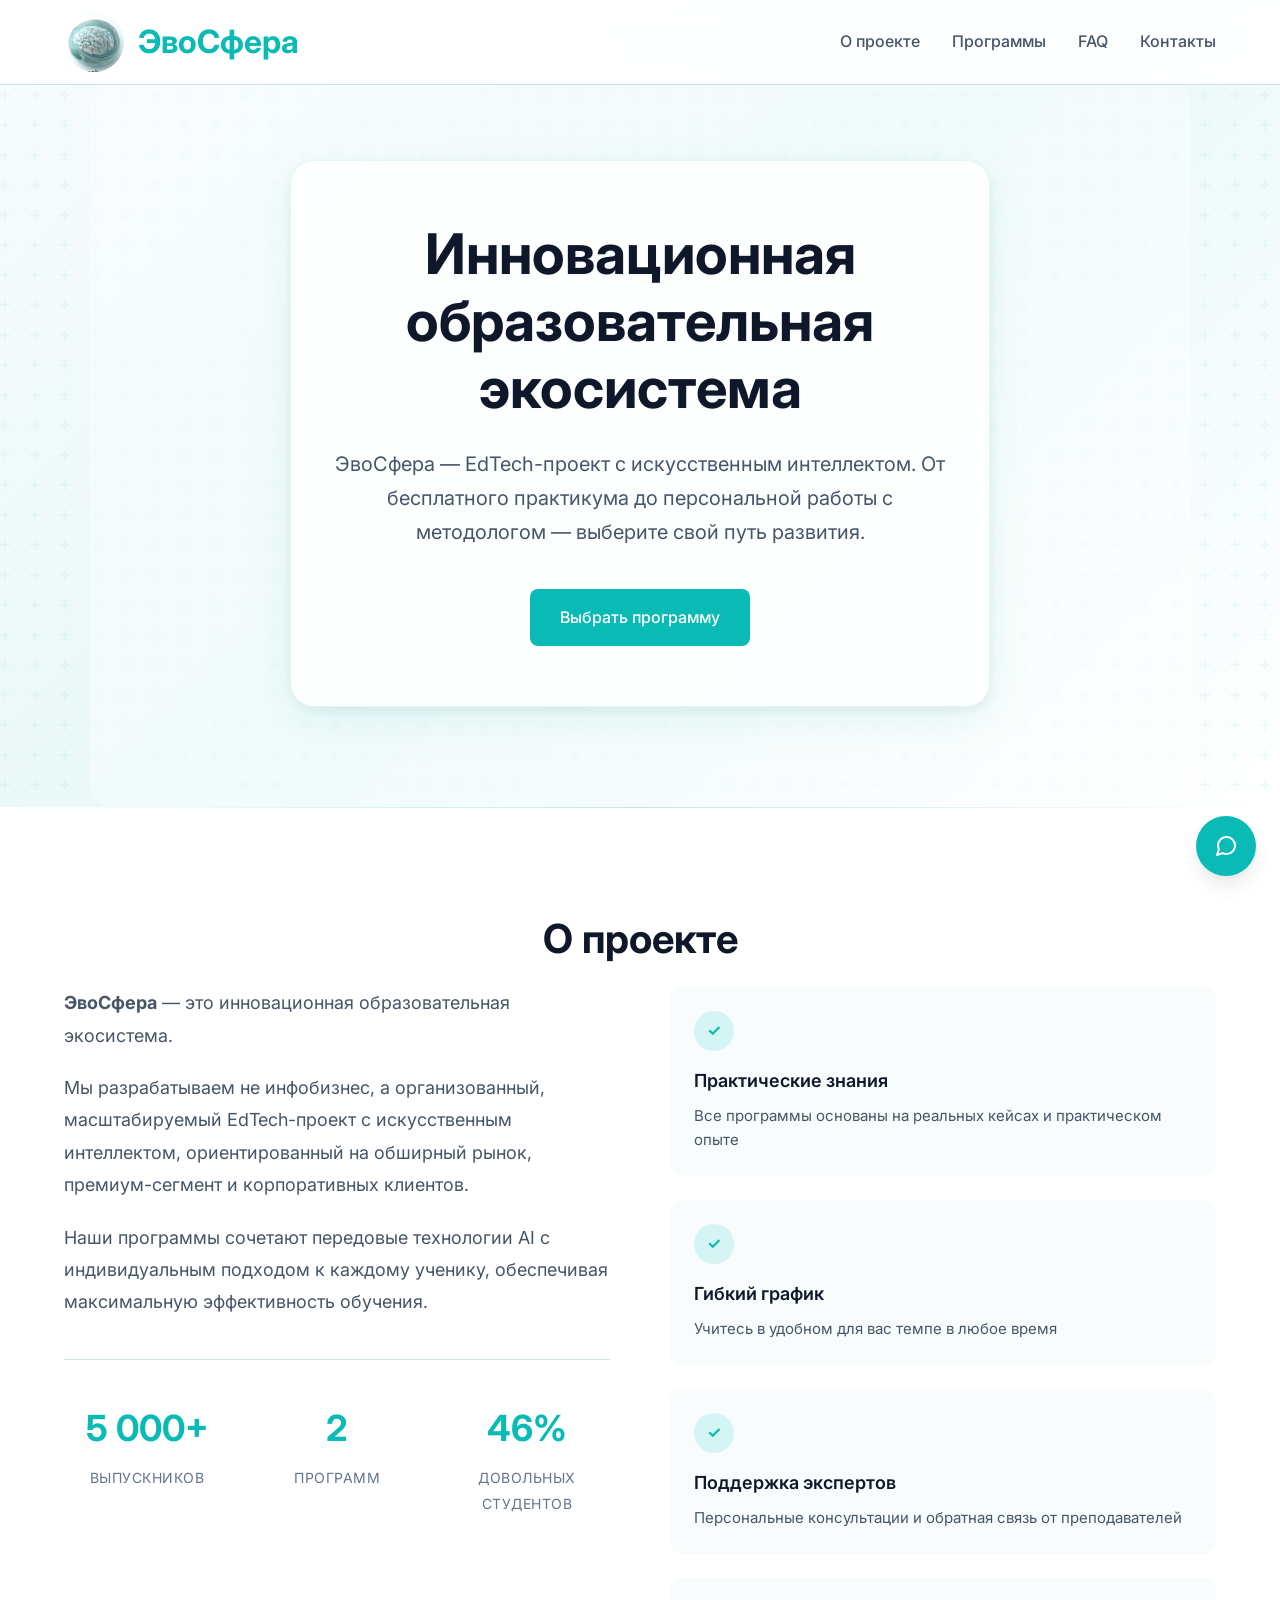
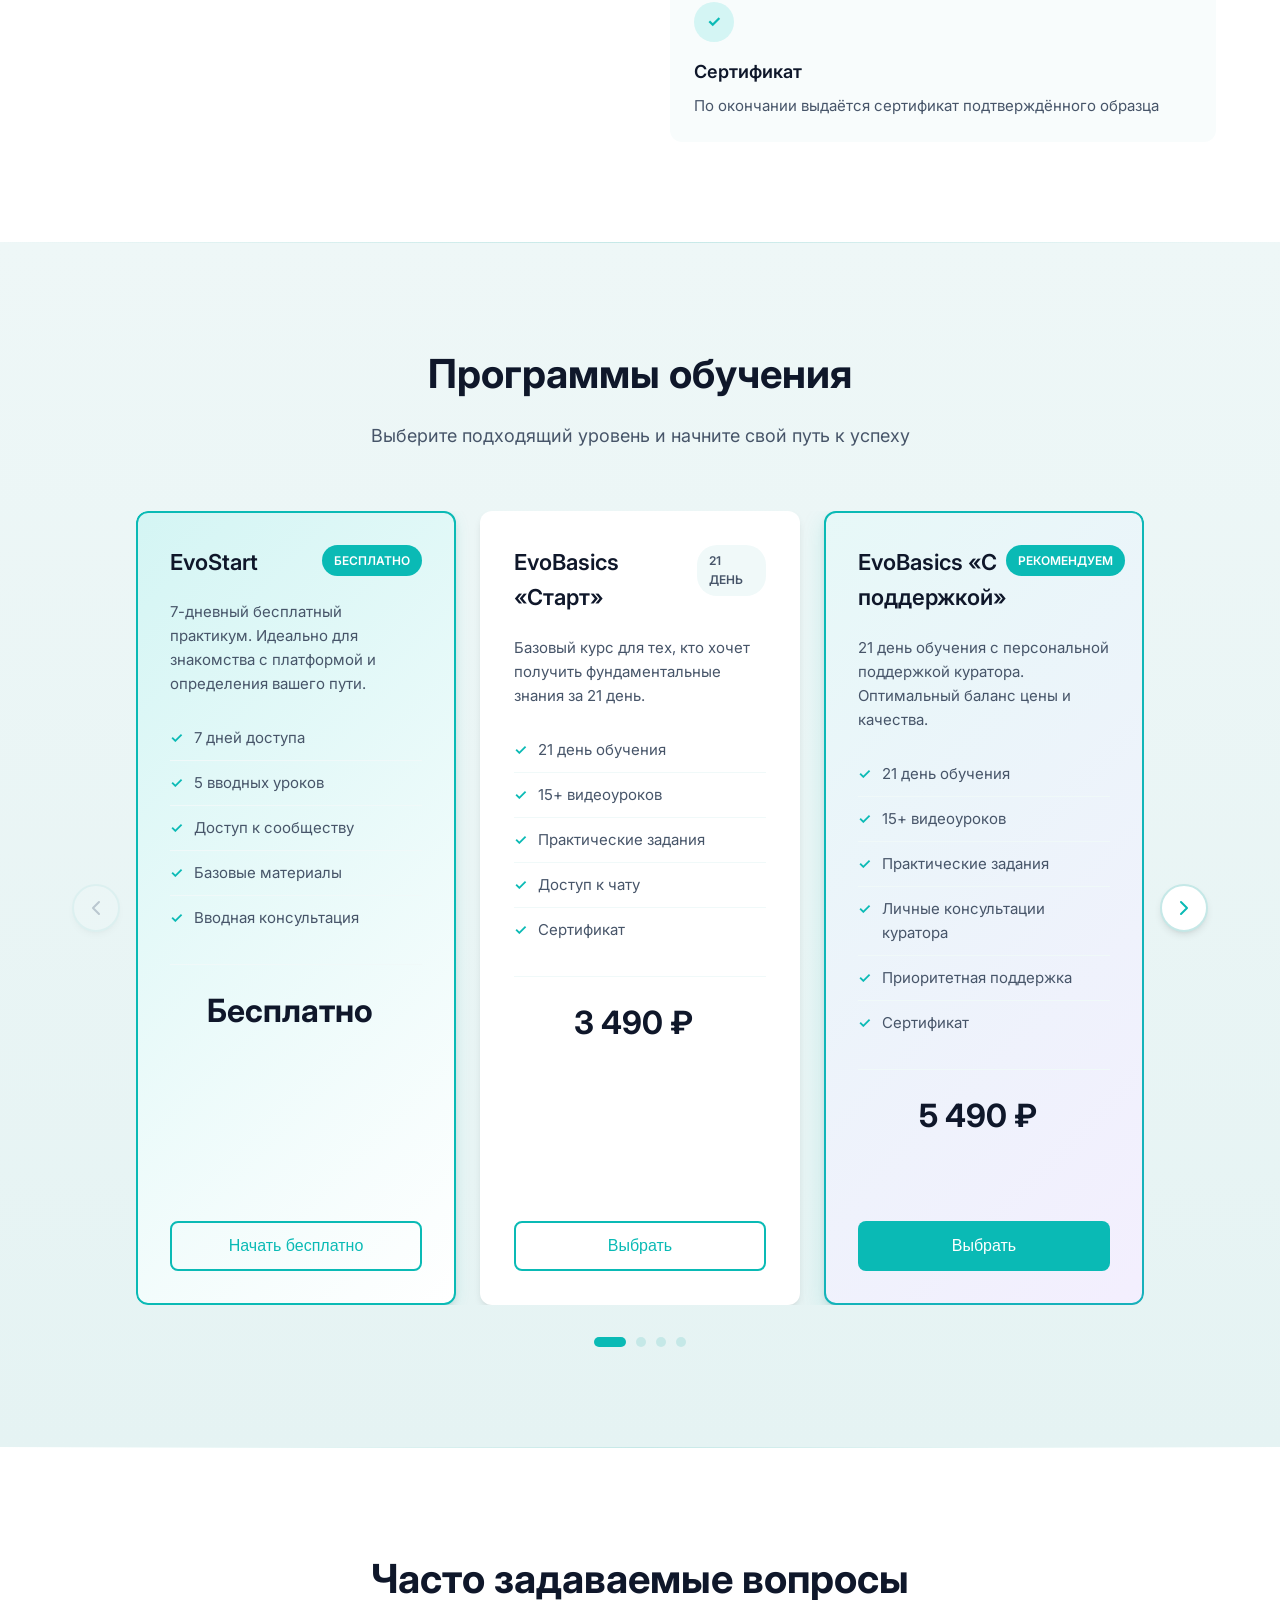
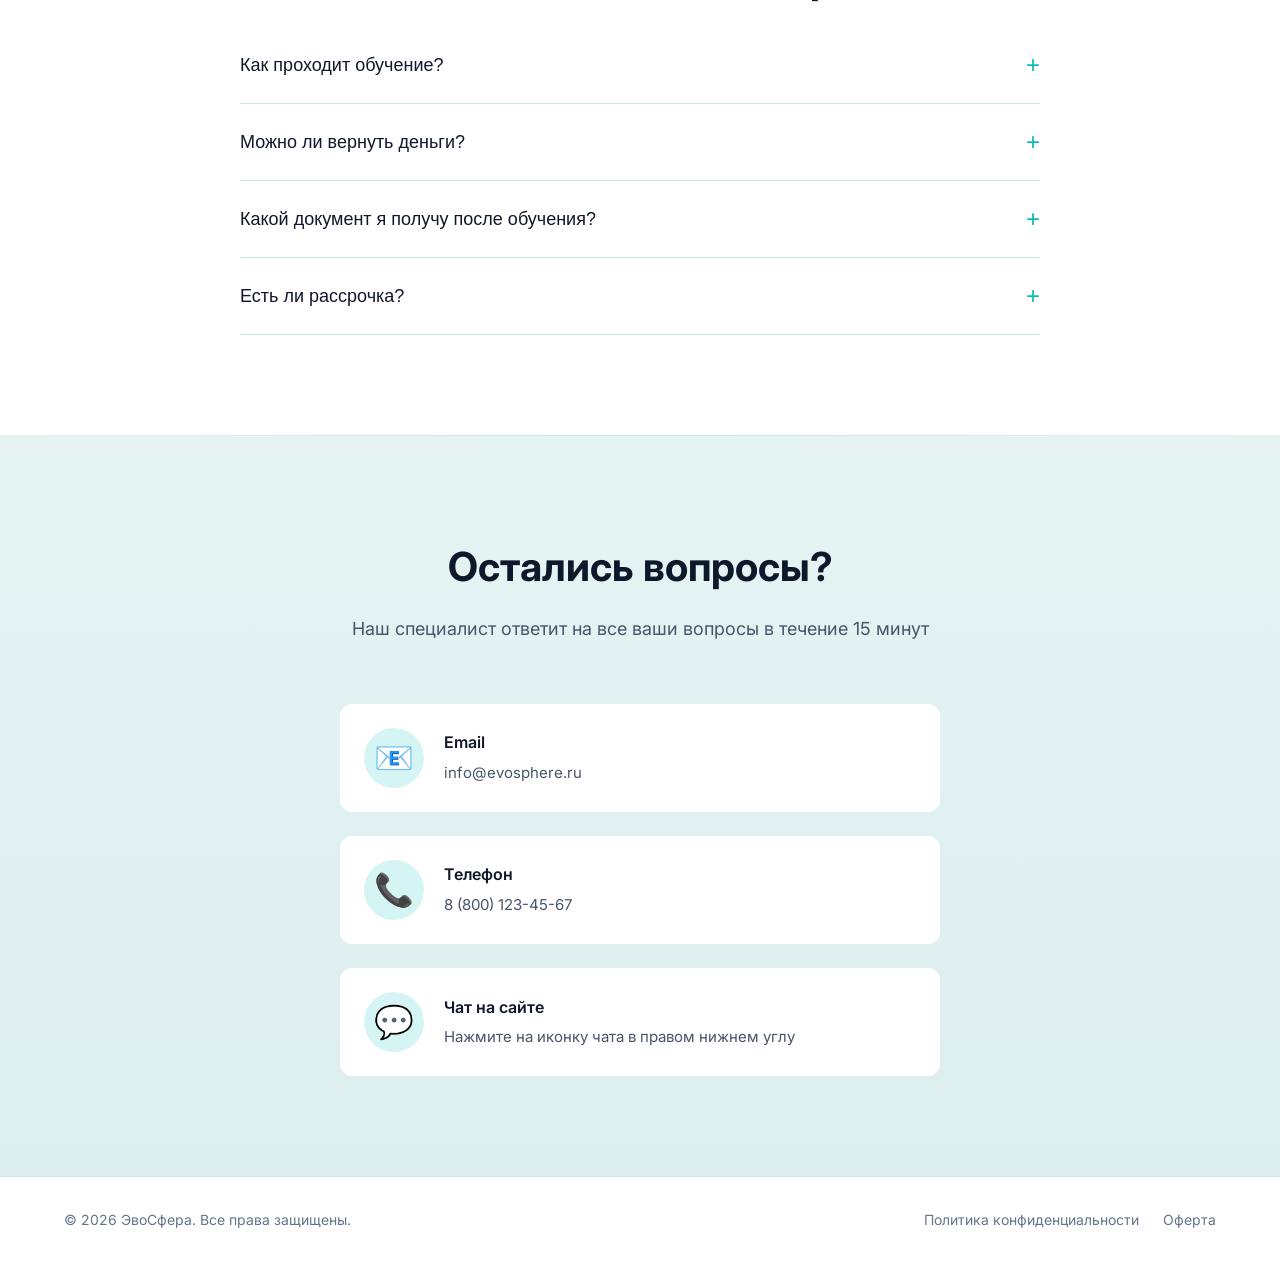
<file: index.html>
<!DOCTYPE html>
<html lang="ru">
<head>
    <meta charset="UTF-8">
    <meta name="viewport" content="width=device-width, initial-scale=1.0">
    <meta name="color-scheme" content="light only">
    <meta name="theme-color" content="#ffffff">
    <title>ЭвоСфера — Обучение и развитие</title>
    <link rel="icon" type="image/svg+xml" href="favicon.svg">
    <link rel="stylesheet" href="styles.css">
    <link rel="preconnect" href="https://fonts.googleapis.com">
    <link rel="preconnect" href="https://fonts.gstatic.com" crossorigin>
    <link href="https://fonts.googleapis.com/css2?family=Inter:wght@300;400;500;600;700&display=swap" rel="stylesheet">
</head>
<body>
    <!-- Навигация -->
    <nav class="navbar">
        <div class="container">
            <div class="nav-content">
                <a href="#" class="logo">
                    <img src="logo.png" alt="ЭвоСфера">
                    ЭвоСфера
                </a>
                <ul class="nav-links">
                    <li><a href="#about">О проекте</a></li>
                    <li><a href="#programs">Программы</a></li>
                    <li><a href="#faq">FAQ</a></li>
                    <li><a href="#contact">Контакты</a></li>
                </ul>
                <button class="mobile-menu-btn" aria-label="Меню">
                    <span></span>
                    <span></span>
                    <span></span>
                </button>
            </div>
        </div>
    </nav>

    <!-- Герой секция -->
    <section class="hero">
        <div class="container">
            <div class="hero-content">
                <h1>Инновационная образовательная экосистема</h1>
                <p>ЭвоСфера — EdTech-проект с искусственным интеллектом. От бесплатного практикума до персональной работы с методологом — выберите свой путь развития.</p>
                <a href="#programs" class="btn btn-primary">Выбрать программу</a>
            </div>
        </div>
    </section>

    <!-- О проекте -->
    <section id="about" class="about">
        <div class="container">
            <h2 class="section-title">О проекте</h2>
            <div class="about-content">
                <div class="about-text">
                    <p><strong>ЭвоСфера</strong> — это инновационная образовательная экосистема.</p>
                    <p>Мы разрабатываем не инфобизнес, а организованный, масштабируемый EdTech-проект с искусственным интеллектом, ориентированный на обширный рынок, премиум-сегмент и корпоративных клиентов.</p>
                    <p>Наши программы сочетают передовые технологии AI с индивидуальным подходом к каждому ученику, обеспечивая максимальную эффективность обучения.</p>
                    <div class="stats">
                        <div class="stat-item">
                            <span class="stat-number">10000+</span>
                            <span class="stat-label">Выпускников</span>
                        </div>
                        <div class="stat-item">
                            <span class="stat-number">6</span>
                            <span class="stat-label">Программ</span>
                        </div>
                        <div class="stat-item">
                            <span class="stat-number">97%</span>
                            <span class="stat-label">Довольных студентов</span>
                        </div>
                    </div>
                </div>
                <div class="about-features">
                    <div class="feature">
                        <div class="feature-icon">✓</div>
                        <h3>Практические знания</h3>
                        <p>Все программы основаны на реальных кейсах и практическом опыте</p>
                    </div>
                    <div class="feature">
                        <div class="feature-icon">✓</div>
                        <h3>Гибкий график</h3>
                        <p>Учитесь в удобном для вас темпе в любое время</p>
                    </div>
                    <div class="feature">
                        <div class="feature-icon">✓</div>
                        <h3>Поддержка экспертов</h3>
                        <p>Персональные консультации и обратная связь от преподавателей</p>
                    </div>
                    <div class="feature">
                        <div class="feature-icon">✓</div>
                        <h3>Сертификат</h3>
                        <p>По окончании выдаётся сертификат подтверждённого образца</p>
                    </div>
                </div>
            </div>
        </div>
    </section>

    <!-- Программы -->
    <section id="programs" class="programs">
        <div class="container">
            <h2 class="section-title">Программы обучения</h2>
            <p class="section-subtitle">Выберите подходящий уровень и начните свой путь к успеху</p>
            <div class="carousel-wrapper">
                <button class="carousel-btn carousel-btn-prev" id="carouselPrev" aria-label="Предыдущая">
                    <svg width="24" height="24" viewBox="0 0 24 24" fill="none" stroke="currentColor" stroke-width="2" stroke-linecap="round" stroke-linejoin="round"><path d="M15 18l-6-6 6-6"/></svg>
                </button>
                <div class="carousel-viewport" id="carouselViewport">
                    <div class="carousel-track" id="carouselTrack">
                        <!-- Программа 1: EvoStart -->
                        <div class="program-card free-program">
                            <div class="program-header">
                                <h3>EvoStart</h3>
                                <span class="program-badge free">Бесплатно</span>
                            </div>
                            <div class="program-body">
                                <p class="program-description">7-дневный бесплатный практикум. Идеально для знакомства с платформой и определения вашего пути.</p>
                                <ul class="program-features">
                                    <li>7 дней доступа</li>
                                    <li>5 вводных уроков</li>
                                    <li>Доступ к сообществу</li>
                                    <li>Базовые материалы</li>
                                    <li>Вводная консультация</li>
                                </ul>
                                <div class="program-price">
                                    <span class="price-current">Бесплатно</span>
                                </div>
                            </div>
                            <button class="btn btn-outline js-buy-program" data-program="evostart" data-price="0">Начать бесплатно</button>
                        </div>

                        <!-- Программа 2: EvoBasics Старт -->
                        <div class="program-card">
                            <div class="program-header">
                                <h3>EvoBasics «Старт»</h3>
                                <span class="program-badge">21 день</span>
                            </div>
                            <div class="program-body">
                                <p class="program-description">Базовый курс для тех, кто хочет получить фундаментальные знания за 21 день.</p>
                                <ul class="program-features">
                                    <li>21 день обучения</li>
                                    <li>15+ видеоуроков</li>
                                    <li>Практические задания</li>
                                    <li>Доступ к чату</li>
                                    <li>Сертификат</li>
                                </ul>
                                <div class="program-price">
                                    <span class="price-current">3 490 ₽</span>
                                </div>
                            </div>
                            <button class="btn btn-outline js-buy-program" data-program="evobasics-start" data-price="3490">Выбрать</button>
                        </div>

                        <!-- Программа 3: EvoBasics С поддержкой -->
                        <div class="program-card featured">
                            <div class="program-header">
                                <h3>EvoBasics «С поддержкой»</h3>
                                <span class="program-badge recommended">Рекомендуем</span>
                            </div>
                            <div class="program-body">
                                <p class="program-description">21 день обучения с персональной поддержкой куратора. Оптимальный баланс цены и качества.</p>
                                <ul class="program-features">
                                    <li>21 день обучения</li>
                                    <li>15+ видеоуроков</li>
                                    <li>Практические задания</li>
                                    <li>Личные консультации куратора</li>
                                    <li>Приоритетная поддержка</li>
                                    <li>Сертификат</li>
                                </ul>
                                <div class="program-price">
                                    <span class="price-current">5 490 ₽</span>
                                </div>
                            </div>
                            <button class="btn btn-primary js-buy-program" data-program="evobasics-support" data-price="5490">Выбрать</button>
                        </div>

                        <!-- Программа 4: EvoAdvance -->
                        <div class="program-card">
                            <div class="program-header">
                                <h3>EvoAdvance</h3>
                                <span class="program-badge">6 месяцев</span>
                            </div>
                            <div class="program-body">
                                <p class="program-description">Полная программа с поддержкой AI и сообщества. Для тех, кто настроен на серьёзный результат.</p>
                                <ul class="program-features">
                                    <li>6 месяцев обучения</li>
                                    <li>50+ видеоуроков</li>
                                    <li>Проекты для портфолио</li>
                                    <li>Поддержка AI-ассистента</li>
                                    <li>Закрытое сообщество</li>
                                    <li>Персональный ментор</li>
                                    <li>Расширенный сертификат</li>
                                </ul>
                                <div class="program-price">
                                    <span class="price-current">60 000 ₽</span>
                                    <span class="price-old">или 12 000 ₽/мес</span>
                                </div>
                            </div>
                            <button class="btn btn-outline js-buy-program" data-program="evoadvance" data-price="60000">Выбрать</button>
                        </div>

                        <!-- Программа 5: EvoMastery -->
                        <div class="program-card premium-card">
                            <div class="program-header">
                                <h3>EvoMastery</h3>
                                <span class="program-badge vip">VIP</span>
                            </div>
                            <div class="program-body">
                                <p class="program-description">12 месяцев персональной работы с методологом и мастермайнд. Максимальный уровень поддержки.</p>
                                <ul class="program-features">
                                    <li>12 месяцев обучения</li>
                                    <li>Персональный методолог</li>
                                    <li>Мастермайнд-группы</li>
                                    <li>Индивидуальная программа</li>
                                    <li>Пожизненный доступ</li>
                                    <li>Приоритетная поддержка 24/7</li>
                                    <li>Премиум сертификат</li>
                                    <li>Помощь в трудоустройстве</li>
                                </ul>
                                <div class="program-price">
                                    <span class="price-current">от 600 000 ₽</span>
                                    <span class="price-period">в год</span>
                                </div>
                            </div>
                            <button class="btn btn-outline js-buy-program" data-program="evomastery" data-price="600000">Оставить заявку</button>
                        </div>

                        <!-- Программа 6: EvoCorporate -->
                        <div class="program-card corporate-card">
                            <div class="program-header">
                                <h3>EvoCorporate</h3>
                                <span class="program-badge corporate">Корпоративный</span>
                            </div>
                            <div class="program-body">
                                <p class="program-description">Корпоративная лицензия для компаний от 50 сотрудников. Обучение команды под ключ.</p>
                                <ul class="program-features">
                                    <li>Лицензия на компанию</li>
                                    <li>От 50 сотрудников</li>
                                    <li>Корпоративная программа</li>
                                    <li>Аналитика прогресса</li>
                                    <li>Персональный менеджер</li>
                                    <li>API интеграция</li>
                                    <li>Отчёты для руководства</li>
                                    <li>Гибкие условия</li>
                                </ul>
                                <div class="program-price">
                                    <span class="price-current">от 750 000 ₽</span>
                                    <span class="price-period">в год</span>
                                </div>
                            </div>
                            <button class="btn btn-outline js-buy-program" data-program="evocorporate" data-price="750000">Запросить КП</button>
                        </div>
                    </div>
                </div>
                <button class="carousel-btn carousel-btn-next" id="carouselNext" aria-label="Следующая">
                    <svg width="24" height="24" viewBox="0 0 24 24" fill="none" stroke="currentColor" stroke-width="2" stroke-linecap="round" stroke-linejoin="round"><path d="M9 18l6-6-6-6"/></svg>
                </button>
            </div>
            <div class="carousel-dots" id="carouselDots"></div>
        </div>
    </section>

    <!-- FAQ -->
    <section id="faq" class="faq">
        <div class="container">
            <h2 class="section-title">Часто задаваемые вопросы</h2>
            <div class="faq-list">
                <div class="faq-item">
                    <button class="faq-question">
                        <span>Как проходит обучение?</span>
                        <span class="faq-icon">+</span>
                    </button>
                    <div class="faq-answer">
                        <p>Обучение проходит на нашей онлайн-платформе. Вы получаете доступ к видеоурокам, практическим заданиям и материалам. Можете учиться в удобном темпе, а преподаватели ответят на все вопросы в чате.</p>
                    </div>
                </div>
                <div class="faq-item">
                    <button class="faq-question">
                        <span>Можно ли вернуть деньги?</span>
                        <span class="faq-icon">+</span>
                    </button>
                    <div class="faq-answer">
                        <p>Да, мы предоставляем гарантию возврата денег в течение 14 дней с момента покупки. Если курс вам не подошёл, просто свяжитесь с нашей поддержкой.</p>
                    </div>
                </div>
                <div class="faq-item">
                    <button class="faq-question">
                        <span>Какой документ я получу после обучения?</span>
                        <span class="faq-icon">+</span>
                    </button>
                    <div class="faq-answer">
                        <p>После успешного окончания курса вы получите электронный сертификат с уникальным номером, который можно добавить в портфолио или резюме.</p>
                    </div>
                </div>
                <div class="faq-item">
                    <button class="faq-question">
                        <span>Есть ли рассрочка?</span>
                        <span class="faq-icon">+</span>
                    </button>
                    <div class="faq-answer">
                        <p>Да, для всех программ доступна рассрочка на 3, 6 или 12 месяцев без процентов. Подробности можно узнать у нашего специалиста в чате.</p>
                    </div>
                </div>
            </div>
        </div>
    </section>

    <!-- Контакты -->
    <section id="contact" class="contact">
        <div class="container">
            <h2 class="section-title">Остались вопросы?</h2>
            <p class="section-subtitle">Наш специалист ответит на все ваши вопросы в течение 15 минут</p>
            <div class="contact-content">
                <div class="contact-info">
                    <div class="contact-item">
                        <div class="contact-icon">📧</div>
                        <div>
                            <h4>Email</h4>
                            <a href="mailto:info@evosphere.ru">info@evosphere.ru</a>
                        </div>
                    </div>
                    <div class="contact-item">
                        <div class="contact-icon">📞</div>
                        <div>
                            <h4>Телефон</h4>
                            <a href="tel:+78001234567">8 (800) 123-45-67</a>
                        </div>
                    </div>
                    <div class="contact-item">
                        <div class="contact-icon">💬</div>
                        <div>
                            <h4>Чат на сайте</h4>
                            <p>Нажмите на иконку чата в правом нижнем углу</p>
                        </div>
                    </div>
                </div>
            </div>
        </div>
    </section>

    <!-- Футер -->
    <footer class="footer">
        <div class="container">
            <div class="footer-content">
                <div class="footer-left">
                    <p>&copy; 2026 ЭвоСфера. Все права защищены.</p>
                </div>
                <div class="footer-right">
                    <a href="#">Политика конфиденциальности</a>
                    <a href="#">Оферта</a>
                </div>
            </div>
        </div>
    </footer>

    <!-- Виджет чата -->
    <div class="chat-widget" id="chatWidget">
        <button class="chat-toggle" id="chatToggle" aria-label="Открыть чат">
            <svg width="24" height="24" viewBox="0 0 24 24" fill="none" xmlns="http://www.w3.org/2000/svg">
                <path d="M21 11.5C21.0034 12.8199 20.6951 14.1219 20.1 15.3C19.3944 16.7118 18.3098 17.8992 16.9674 18.7293C15.6251 19.5594 14.0782 19.9994 12.5 20C11.1801 20.0035 9.87812 19.6951 8.7 19.1L3 21L4.9 15.3C4.30493 14.1219 3.99656 12.8199 4 11.5C4.00061 9.92179 4.44061 8.37488 5.27072 7.03258C6.10083 5.69028 7.28825 4.6056 8.7 3.90003C9.87812 3.30496 11.1801 2.99659 12.5 3.00003H13C15.0843 3.11502 17.053 3.99479 18.5291 5.47089C20.0052 6.94699 20.885 8.91568 21 11V11.5Z" stroke="currentColor" stroke-width="2" stroke-linecap="round" stroke-linejoin="round"/>
            </svg>
        </button>
        <div class="chat-window" id="chatWindow">
            <div class="chat-header">
                <div class="chat-header-info">
                    <h4>Онлайн-консультант</h4>
                    <span class="chat-status">
                        <span class="status-dot"></span>
                        Онлайн
                    </span>
                </div>
                <button class="chat-close" id="chatClose" aria-label="Закрыть чат">×</button>
            </div>
            <div class="chat-messages" id="chatMessages">
                <div class="message bot-message">
                    <div class="message-content">
                        <p>Здравствуйте! 👋</p>
                        <p>Я AI-ассистент ЭвоСфера. Чем могу помочь?</p>
                    </div>
                </div>
            </div>
            <div class="chat-input-container">
                <input type="text" id="chatInput" class="chat-input" placeholder="Введите сообщение..." maxlength="500">
                <button class="chat-send" id="chatSend" aria-label="Отправить">
                    <svg width="20" height="20" viewBox="0 0 24 24" fill="none" xmlns="http://www.w3.org/2000/svg">
                        <path d="M22 2L11 13" stroke="currentColor" stroke-width="2" stroke-linecap="round" stroke-linejoin="round"/>
                        <path d="M22 2L15 22L11 13L2 9L22 2Z" stroke="currentColor" stroke-width="2" stroke-linecap="round" stroke-linejoin="round"/>
                    </svg>
                </button>
            </div>
        </div>
    </div>

    <!-- Модальное окно оплаты -->
    <div class="modal" id="paymentModal">
        <div class="modal-content">
            <button class="modal-close" id="modalClose" aria-label="Закрыть">×</button>
            <div class="modal-header">
                <h3>Оплата программы</h3>
            </div>
            <div class="modal-body">
                <div class="selected-program" id="selectedProgram">
                    <h4 id="programName"></h4>
                    <p class="program-price-display" id="programPrice"></p>
                </div>
                <form class="payment-form" id="paymentForm">
                    <div class="form-group">
                        <label for="userName">Ваше имя</label>
                        <input type="text" id="userName" required placeholder="Введите ваше имя">
                    </div>
                    <div class="form-group">
                        <label for="userEmail">Email</label>
                        <input type="email" id="userEmail" required placeholder="example@mail.ru">
                    </div>
                    <div class="form-group">
                        <label for="userPhone">Телефон</label>
                        <input type="tel" id="userPhone" required placeholder="+7 (999) 999-99-99">
                    </div>
                    <div class="form-group">
                        <label>Способ оплаты</label>
                        <div class="payment-methods">
                            <label class="payment-method">
                                <input type="radio" name="paymentMethod" value="card" checked>
                                <span>💳 Банковская карта</span>
                            </label>
                            <label class="payment-method">
                                <input type="radio" name="paymentMethod" value="sbp">
                                <span>📱 СБП</span>
                            </label>
                            <label class="payment-method">
                                <input type="radio" name="paymentMethod" value="installment">
                                <span>📋 Рассрочка</span>
                            </label>
                        </div>
                    </div>
                    <button type="submit" class="btn btn-primary btn-full">Перейти к оплате</button>
                </form>
                <p class="payment-note">После оплаты вы получите доступ к материалам на email</p>
            </div>
        </div>
    </div>

    <script src="script.js"></script>
</body>
</html>
</file>
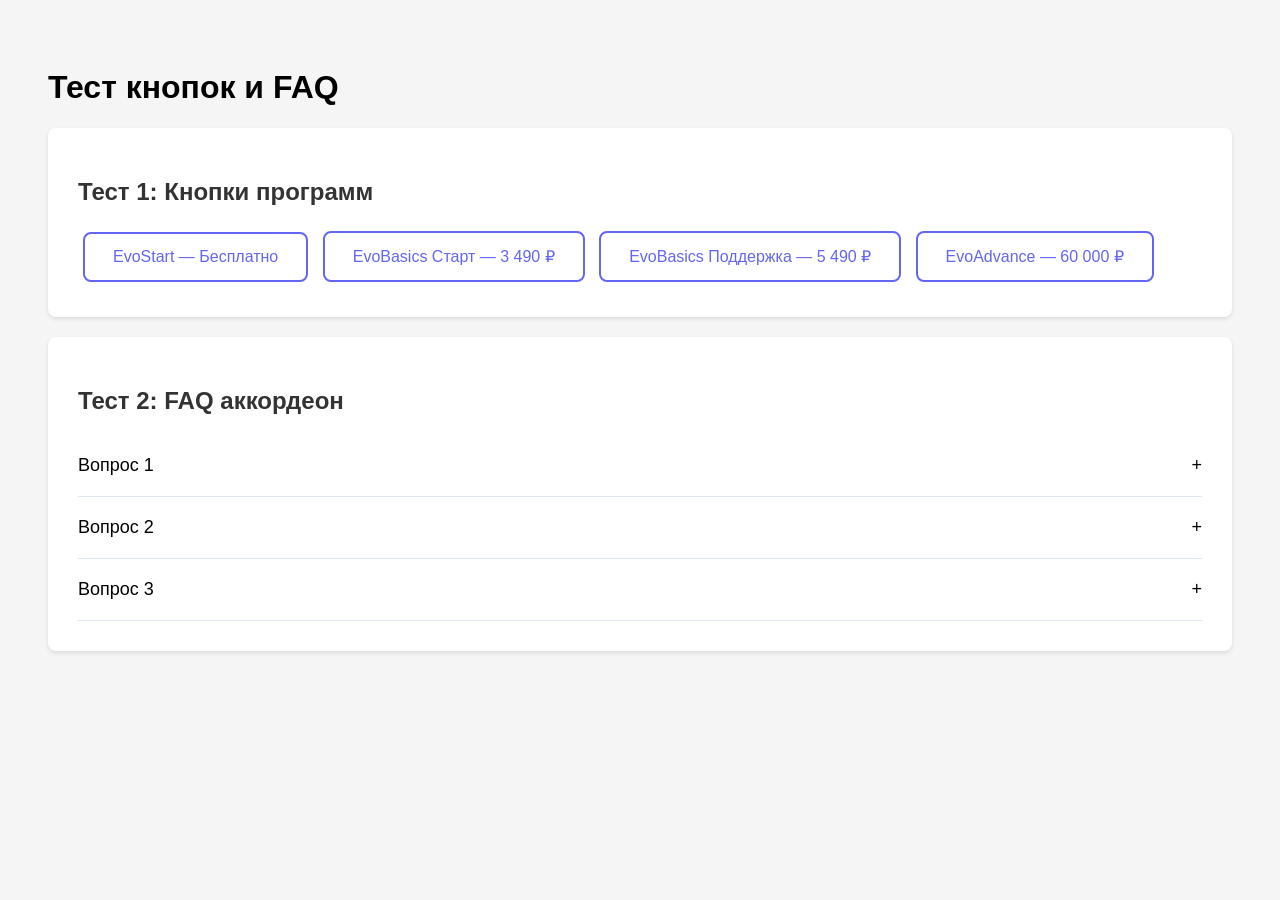
<file: test.html>
<!DOCTYPE html>
<html lang="ru">
<head>
    <meta charset="UTF-8">
    <meta name="viewport" content="width=device-width, initial-scale=1.0">
    <title>Тест кнопок</title>
    <style>
        body {
            font-family: Arial, sans-serif;
            padding: 40px;
            background: #f5f5f5;
        }
        .test-section {
            background: white;
            padding: 30px;
            margin-bottom: 20px;
            border-radius: 8px;
            box-shadow: 0 2px 4px rgba(0,0,0,0.1);
        }
        h2 {
            margin-bottom: 20px;
            color: #333;
        }
        .btn {
            display: inline-block;
            padding: 14px 28px;
            font-size: 16px;
            font-weight: 500;
            border-radius: 8px;
            cursor: pointer;
            border: 2px solid #6366f1;
            background: transparent;
            color: #6366f1;
            margin: 5px;
        }
        .btn:hover {
            background: #6366f1;
            color: white;
        }
        .faq-item {
            border-bottom: 1px solid #e2e8f0;
        }
        .faq-question {
            width: 100%;
            display: flex;
            justify-content: space-between;
            align-items: center;
            padding: 20px 0;
            background: none;
            border: none;
            font-size: 18px;
            cursor: pointer;
            text-align: left;
        }
        .faq-answer {
            max-height: 0;
            overflow: hidden;
            transition: max-height 0.3s ease;
        }
        .faq-item.active .faq-answer {
            max-height: 200px;
        }
        .faq-answer p {
            padding-bottom: 20px;
            color: #666;
        }
        #result {
            background: #10b981;
            color: white;
            padding: 15px;
            border-radius: 8px;
            margin-top: 20px;
            display: none;
        }
    </style>
</head>
<body>
    <h1>Тест кнопок и FAQ</h1>

    <div class="test-section">
        <h2>Тест 1: Кнопки программ</h2>
        <button class="btn js-buy-program" data-program="evostart" data-price="0">EvoStart — Бесплатно</button>
        <button class="btn js-buy-program" data-program="evobasics-start" data-price="3490">EvoBasics Старт — 3 490 ₽</button>
        <button class="btn js-buy-program" data-program="evobasics-support" data-price="5490">EvoBasics Поддержка — 5 490 ₽</button>
        <button class="btn js-buy-program" data-program="evoadvance" data-price="60000">EvoAdvance — 60 000 ₽</button>
        <div id="result"></div>
    </div>

    <div class="test-section">
        <h2>Тест 2: FAQ аккордеон</h2>
        <div class="faq-item">
            <button class="faq-question">
                <span>Вопрос 1</span>
                <span>+</span>
            </button>
            <div class="faq-answer">
                <p>Ответ 1 — это тестовый ответ для проверки работы аккордеона.</p>
            </div>
        </div>
        <div class="faq-item">
            <button class="faq-question">
                <span>Вопрос 2</span>
                <span>+</span>
            </button>
            <div class="faq-answer">
                <p>Ответ 2 — ещё один тестовый ответ.</p>
            </div>
        </div>
        <div class="faq-item">
            <button class="faq-question">
                <span>Вопрос 3</span>
                <span>+</span>
            </button>
            <div class="faq-answer">
                <p>Ответ 3 — финальный тестовый ответ.</p>
            </div>
        </div>
    </div>

    <script>
        document.addEventListener('DOMContentLoaded', function() {
            console.log('DOM загружен!');

            // Тест кнопок программ
            document.querySelectorAll('.js-buy-program').forEach(function(btn) {
                btn.addEventListener('click', function() {
                    const program = btn.getAttribute('data-program');
                    const price = btn.getAttribute('data-price');
                    const result = document.getElementById('result');
                    result.style.display = 'block';
                    result.textContent = '✅ Кнопка работает! Программа: ' + program + ', Цена: ' + price;
                    console.log('Кнопка нажата:', program, price);
                });
            });

            // Тест FAQ
            const faqItems = document.querySelectorAll('.faq-item');
            faqItems.forEach(function(item) {
                const question = item.querySelector('.faq-question');
                question.addEventListener('click', function() {
                    const isActive = item.classList.contains('active');
                    faqItems.forEach(function(i) { i.classList.remove('active'); });
                    if (!isActive) {
                        item.classList.add('active');
                    }
                    console.log('FAQ нажат');
                });
            });
        });
    </script>
</body>
</html>
</file>
<file: styles.css>
/* ===== RESET & BASE ===== */
*, *::before, *::after {
    margin: 0;
    padding: 0;
    box-sizing: border-box;
}

:root {
    --primary: #0abab5;
    --primary-hover: #099e9a;
    --primary-light: #d4f5f4;
    --primary-dark: #087e7a;
    --text-dark: #0f172a;
    --text-medium: #475569;
    --text-light: #64748b;
    --bg-white: #ffffff;
    --bg-light: #f8fcfc;
    --bg-lighter: #f0f9f9;
    --border: #c5e8e7;
    --shadow-sm: 0 1px 3px 0 rgb(0 0 0 / 0.08), 0 1px 2px -1px rgb(0 0 0 / 0.08);
    --shadow: 0 4px 8px -2px rgb(0 0 0 / 0.12), 0 2px 4px -3px rgb(0 0 0 / 0.08);
    --shadow-lg: 0 12px 24px -6px rgb(0 0 0 / 0.12), 0 4px 10px -5px rgb(0 0 0 / 0.08);
    --shadow-xl: 0 24px 40px -12px rgb(0 0 0 / 0.15), 0 8px 16px -8px rgb(0 0 0 / 0.1);
    --radius: 12px;
    --radius-sm: 8px;
    --transition: all 0.3s ease;
}

/* Фиксируем светлую тему — отключаем авто-тёмную тему браузера */
html {
    color-scheme: light only;
    scroll-behavior: smooth;
}

body {
    font-family: 'Inter', -apple-system, BlinkMacSystemFont, 'Segoe UI', Roboto, sans-serif;
    font-size: 16px;
    line-height: 1.6;
    color: var(--text-dark);
    background: var(--bg-white);
    -webkit-font-smoothing: antialiased;
    -moz-osx-font-smoothing: grayscale;
}

.container {
    max-width: 1200px;
    margin: 0 auto;
    padding: 0 24px;
}

a {
    text-decoration: none;
    color: inherit;
    transition: var(--transition);
}

ul {
    list-style: none;
}

img {
    max-width: 100%;
    display: block;
}

/* ===== BUTTONS ===== */
.btn {
    display: inline-block;
    padding: 14px 28px;
    font-size: 16px;
    font-weight: 500;
    border-radius: var(--radius-sm);
    cursor: pointer;
    transition: var(--transition);
    border: 2px solid transparent;
    text-align: center;
}

.btn-primary {
    background: var(--primary);
    color: white;
}

.btn-primary:hover {
    background: var(--primary-hover);
    transform: translateY(-2px);
    box-shadow: var(--shadow-lg);
}

.btn-outline {
    background: transparent;
    border-color: var(--primary);
    color: var(--primary);
}

.btn-outline:hover {
    background: var(--primary);
    color: white;
    transform: translateY(-2px);
}

.btn-full {
    width: 100%;
}

/* ===== NAVBAR ===== */
.navbar {
    position: fixed;
    top: 0;
    left: 0;
    right: 0;
    background: rgba(255, 255, 255, 0.95);
    backdrop-filter: blur(10px);
    z-index: 1000;
    border-bottom: 1px solid var(--border);
    transition: var(--transition);
}

.nav-content {
    display: flex;
    justify-content: space-between;
    align-items: center;
    height: 84px;
}

.logo {
    display: flex;
    align-items: center;
    gap: 14px;
    font-size: 32px;
    font-weight: 700;
    color: var(--primary);
    font-family: 'Inter', sans-serif;
}

.logo img {
    height: 60px;
    width: 60px;
    object-fit: cover;
    border-radius: 50%;
}

.nav-links {
    display: flex;
    gap: 32px;
}

.nav-links a {
    color: var(--text-medium);
    font-weight: 500;
    position: relative;
}

.nav-links a:hover {
    color: var(--primary);
}

.nav-links a::after {
    content: '';
    position: absolute;
    bottom: -4px;
    left: 0;
    width: 0;
    height: 2px;
    background: var(--primary);
    transition: var(--transition);
}

.nav-links a:hover::after {
    width: 100%;
}

.mobile-menu-btn {
    display: none;
    flex-direction: column;
    gap: 5px;
    background: none;
    border: none;
    cursor: pointer;
    padding: 8px;
}

.mobile-menu-btn span {
    display: block;
    width: 24px;
    height: 2px;
    background: var(--text-dark);
    transition: var(--transition);
}

/* ===== HERO ===== */
.hero {
    padding: 160px 0 100px;
    background: 
        url("data:image/svg+xml,%3Csvg width='60' height='60' viewBox='0 0 60 60' xmlns='http://www.w3.org/2000/svg'%3E%3Cg fill='none' fill-rule='evenodd'%3E%3Cg fill='%230abab5' fill-opacity='0.06'%3E%3Cpath d='M36 34v-4h-2v4h-4v2h4v4h2v-4h4v-2h-4zm0-30V0h-2v4h-4v2h4v4h2V6h4V4h-4zM6 34v-4H4v4H0v2h4v4h2v-4h4v-2H6zM6 4V0H4v4H0v2h4v4h2V6h4V4H6z'/%3E%3C/g%3E%3C/g%3E%3C/svg%3E"),
        linear-gradient(135deg, var(--bg-light) 0%, #e8f8f8 50%, var(--bg-white) 100%);
    text-align: center;
    position: relative;
}

.hero::before {
    content: '';
    position: absolute;
    top: 80px;
    left: 50%;
    transform: translateX(-50%);
    width: 90%;
    max-width: 1100px;
    height: calc(100% - 80px);
    background: rgba(255, 255, 255, 0.4);
    border-radius: 24px;
    backdrop-filter: blur(2px);
    z-index: 0;
    pointer-events: none;
}

.hero .container {
    position: relative;
    z-index: 1;
}

.hero-content {
    max-width: 700px;
    margin: 0 auto;
    padding: 60px 40px;
    background: rgba(255, 255, 255, 0.82);
    backdrop-filter: blur(10px);
    border-radius: 24px;
    box-shadow: 0 12px 40px rgba(10, 186, 181, 0.1), 0 4px 12px rgba(0, 0, 0, 0.06);
    border: 1px solid rgba(10, 186, 181, 0.12);
}

.hero h1 {
    font-size: 56px;
    font-weight: 700;
    line-height: 1.2;
    margin-bottom: 24px;
    color: var(--text-dark);
    text-shadow: 0 1px 2px rgba(0, 0, 0, 0.04);
}

.hero p {
    font-size: 20px;
    color: var(--text-medium);
    margin-bottom: 40px;
    line-height: 1.7;
}

/* ===== SECTIONS ===== */
.section-title {
    font-size: 40px;
    font-weight: 700;
    text-align: center;
    margin-bottom: 16px;
    color: var(--text-dark);
}

.section-subtitle {
    font-size: 18px;
    color: var(--text-medium);
    text-align: center;
    margin-bottom: 60px;
}

/* ===== ABOUT ===== */
.about {
    padding: 100px 0;
    background: var(--bg-white);
    position: relative;
}

.about::before {
    content: '';
    position: absolute;
    top: 0;
    left: 0;
    right: 0;
    height: 1px;
    background: linear-gradient(90deg, transparent, var(--border), transparent);
}

.about-content {
    display: grid;
    grid-template-columns: 1fr 1fr;
    gap: 60px;
    align-items: start;
}

.about-text p {
    font-size: 18px;
    color: var(--text-medium);
    margin-bottom: 20px;
    line-height: 1.8;
}

.stats {
    display: grid;
    grid-template-columns: repeat(3, 1fr);
    gap: 24px;
    margin-top: 40px;
    padding-top: 40px;
    border-top: 1px solid var(--border);
}

.stat-item {
    text-align: center;
}

.stat-number {
    display: block;
    font-size: 36px;
    font-weight: 700;
    color: var(--primary);
    margin-bottom: 8px;
}

.stat-label {
    font-size: 14px;
    color: var(--text-light);
    text-transform: uppercase;
    letter-spacing: 0.5px;
}

.about-features {
    display: flex;
    flex-direction: column;
    gap: 24px;
}

.feature {
    padding: 24px;
    background: var(--bg-light);
    border-radius: var(--radius);
    transition: var(--transition);
}

.feature:hover {
    transform: translateX(8px);
    box-shadow: var(--shadow);
}

.feature-icon {
    width: 40px;
    height: 40px;
    background: var(--primary-light);
    border-radius: 50%;
    display: flex;
    align-items: center;
    justify-content: center;
    color: var(--primary);
    font-weight: 700;
    margin-bottom: 16px;
}

.feature h3 {
    font-size: 18px;
    font-weight: 600;
    margin-bottom: 8px;
    color: var(--text-dark);
}

.feature p {
    font-size: 15px;
    color: var(--text-medium);
}

/* ===== PROGRAMS ===== */
.programs {
    padding: 100px 0;
    background: linear-gradient(180deg, #eef7f7 0%, #e5f3f3 100%);
    position: relative;
}

.programs::before {
    content: '';
    position: absolute;
    top: 0;
    left: 0;
    right: 0;
    height: 1px;
    background: linear-gradient(90deg, transparent, var(--border), transparent);
}

/* ===== PROGRAMS / CAROUSEL ===== */
.carousel-wrapper {
    position: relative;
    display: flex;
    align-items: center;
    gap: 16px;
    padding: 0 8px;
}

.carousel-viewport {
    overflow: hidden;
    flex-grow: 1;
    border-radius: var(--radius);
}

.carousel-track {
    display: flex;
    transition: transform 0.5s cubic-bezier(0.25, 0.46, 0.45, 0.94);
    gap: 24px;
}

.carousel-track .program-card {
    flex: 0 0 calc(33.333% - 16px);
    min-width: 300px;
}

/* Кнопки карусели */
.carousel-btn {
    width: 48px;
    height: 48px;
    border-radius: 50%;
    background: var(--bg-white);
    border: 2px solid var(--border);
    color: var(--primary);
    cursor: pointer;
    display: flex;
    align-items: center;
    justify-content: center;
    transition: var(--transition);
    flex-shrink: 0;
    box-shadow: var(--shadow);
}

.carousel-btn:hover {
    background: var(--primary);
    color: white;
    border-color: var(--primary);
    transform: scale(1.08);
    box-shadow: var(--shadow-lg);
}

.carousel-btn:disabled {
    opacity: 0.35;
    cursor: not-allowed;
    transform: none;
    background: var(--bg-lighter);
    border-color: var(--border);
    color: var(--text-light);
}

/* Точки-индикаторы */
.carousel-dots {
    display: flex;
    justify-content: center;
    gap: 10px;
    margin-top: 32px;
}

.carousel-dot {
    width: 10px;
    height: 10px;
    border-radius: 50%;
    background: var(--border);
    border: none;
    cursor: pointer;
    transition: var(--transition);
    padding: 0;
}

.carousel-dot.active {
    background: var(--primary);
    width: 32px;
    border-radius: 5px;
}

.carousel-dot:hover {
    background: var(--primary-hover);
}

.program-card {
    background: var(--bg-white);
    border-radius: var(--radius);
    padding: 32px;
    box-shadow: var(--shadow);
    transition: var(--transition);
    display: flex;
    flex-direction: column;
    border: 2px solid transparent;
}

.program-card:hover {
    transform: translateY(-8px);
    box-shadow: var(--shadow-xl);
}

.program-card.featured {
    border-color: var(--primary);
    position: relative;
    box-shadow: 0 8px 24px rgba(10, 186, 181, 0.15), var(--shadow);
}

.program-card.featured::before {
    content: '';
    position: absolute;
    top: -2px;
    left: -2px;
    right: -2px;
    bottom: -2px;
    background: linear-gradient(135deg, var(--primary), #8b5cf6);
    border-radius: var(--radius);
    z-index: -1;
    opacity: 0.1;
}

.program-card.free-program {
    border-color: var(--primary);
    background: linear-gradient(135deg, var(--primary-light) 0%, var(--bg-white) 100%);
    box-shadow: 0 4px 16px rgba(10, 186, 181, 0.1), var(--shadow);
}

.program-card.premium-card {
    border-color: #f59e0b;
    background: linear-gradient(135deg, #fffbeb 0%, var(--bg-white) 100%);
    box-shadow: 0 4px 16px rgba(245, 158, 11, 0.1), var(--shadow);
}

.program-card.corporate-card {
    border-color: #6366f1;
    background: linear-gradient(135deg, #eef2ff 0%, var(--bg-white) 100%);
    box-shadow: 0 4px 16px rgba(99, 102, 241, 0.1), var(--shadow);
}

.program-badge.free {
    background: var(--primary);
    color: white;
}

.program-badge.vip {
    background: linear-gradient(135deg, #f59e0b, #d97706);
    color: white;
}

.program-badge.corporate {
    background: linear-gradient(135deg, #6366f1, #4f46e5);
    color: white;
}

.program-header {
    display: flex;
    justify-content: space-between;
    align-items: flex-start;
    margin-bottom: 20px;
}

.program-header h3 {
    font-size: 22px;
    font-weight: 600;
    color: var(--text-dark);
}

.program-badge {
    padding: 6px 12px;
    background: var(--bg-lighter);
    border-radius: 20px;
    font-size: 12px;
    font-weight: 600;
    color: var(--text-medium);
    text-transform: uppercase;
}

.program-badge.recommended {
    background: var(--primary);
    color: white;
}

.program-body {
    flex-grow: 1;
    margin-bottom: 24px;
}

.program-description {
    font-size: 15px;
    color: var(--text-medium);
    margin-bottom: 20px;
    line-height: 1.6;
}

.program-features {
    margin-bottom: 24px;
}

.program-features li {
    padding: 10px 0;
    font-size: 15px;
    color: var(--text-medium);
    border-bottom: 1px solid var(--bg-lighter);
    position: relative;
    padding-left: 24px;
}

.program-features li::before {
    content: '✓';
    position: absolute;
    left: 0;
    color: var(--primary);
    font-weight: 600;
}

.program-features li:last-child {
    border-bottom: none;
}

.program-price {
    text-align: center;
    padding-top: 20px;
    border-top: 1px solid var(--bg-lighter);
}

.price-current {
    font-size: 32px;
    font-weight: 700;
    color: var(--text-dark);
    margin-right: 12px;
}

.price-old {
    font-size: 18px;
    color: var(--text-light);
    text-decoration: line-through;
}

.price-period {
    font-size: 16px;
    color: var(--text-medium);
    font-weight: 400;
}

.program-card .btn {
    width: 100%;
}

/* ===== FAQ ===== */
.faq {
    padding: 100px 0;
    background: var(--bg-white);
    position: relative;
}

.faq::before {
    content: '';
    position: absolute;
    top: 0;
    left: 0;
    right: 0;
    height: 1px;
    background: linear-gradient(90deg, transparent, var(--border), transparent);
}

.faq-list {
    max-width: 800px;
    margin: 0 auto;
}

.faq-item {
    border-bottom: 1px solid var(--border);
}

.faq-question {
    width: 100%;
    display: flex;
    justify-content: space-between;
    align-items: center;
    padding: 24px 0;
    background: none;
    border: none;
    font-size: 18px;
    font-weight: 500;
    color: var(--text-dark);
    cursor: pointer;
    text-align: left;
    transition: var(--transition);
}

.faq-question:hover {
    color: var(--primary);
}

.faq-icon {
    font-size: 24px;
    font-weight: 300;
    color: var(--primary);
    transition: var(--transition);
}

.faq-item.active .faq-icon {
    transform: rotate(45deg);
}

.faq-answer {
    max-height: 0;
    overflow: hidden;
    transition: max-height 0.3s ease;
}

.faq-item.active .faq-answer {
    max-height: 200px;
}

.faq-answer p {
    padding-bottom: 24px;
    font-size: 16px;
    color: var(--text-medium);
    line-height: 1.7;
}

/* ===== CONTACT ===== */
.contact {
    padding: 100px 0;
    background: linear-gradient(180deg, #e5f3f3 0%, #ddeeee 100%);
    position: relative;
}

.contact::before {
    content: '';
    position: absolute;
    top: 0;
    left: 0;
    right: 0;
    height: 1px;
    background: linear-gradient(90deg, transparent, var(--border), transparent);
}

.contact-content {
    max-width: 600px;
    margin: 0 auto;
}

.contact-info {
    display: flex;
    flex-direction: column;
    gap: 24px;
}

.contact-item {
    display: flex;
    gap: 20px;
    align-items: center;
    padding: 24px;
    background: var(--bg-white);
    border-radius: var(--radius);
    transition: var(--transition);
}

.contact-item:hover {
    box-shadow: var(--shadow);
}

.contact-icon {
    font-size: 32px;
    width: 60px;
    height: 60px;
    display: flex;
    align-items: center;
    justify-content: center;
    background: var(--primary-light);
    border-radius: 50%;
    flex-shrink: 0;
}

.contact-item h4 {
    font-size: 16px;
    font-weight: 600;
    color: var(--text-dark);
    margin-bottom: 4px;
}

.contact-item a,
.contact-item p {
    font-size: 15px;
    color: var(--text-medium);
}

.contact-item a:hover {
    color: var(--primary);
}

/* ===== FOOTER ===== */
.footer {
    padding: 32px 0;
    background: var(--bg-white);
    border-top: 1px solid var(--border);
}

.footer-content {
    display: flex;
    justify-content: space-between;
    align-items: center;
}

.footer-content p {
    font-size: 14px;
    color: var(--text-light);
}

.footer-right {
    display: flex;
    gap: 24px;
}

.footer-right a {
    font-size: 14px;
    color: var(--text-light);
}

.footer-right a:hover {
    color: var(--primary);
}

/* ===== CHAT WIDGET ===== */
.chat-widget {
    position: fixed;
    bottom: 24px;
    right: 24px;
    z-index: 999;
}

.chat-toggle {
    width: 60px;
    height: 60px;
    border-radius: 50%;
    background: var(--primary);
    color: white;
    border: none;
    cursor: pointer;
    box-shadow: var(--shadow-lg);
    display: flex;
    align-items: center;
    justify-content: center;
    transition: var(--transition);
}

.chat-toggle:hover {
    background: var(--primary-hover);
    transform: scale(1.1);
}

.chat-window {
    position: absolute;
    bottom: 80px;
    right: 0;
    width: 380px;
    height: 500px;
    background: var(--bg-white);
    border-radius: var(--radius);
    box-shadow: var(--shadow-xl);
    display: flex;
    flex-direction: column;
    opacity: 0;
    visibility: hidden;
    transform: translateY(20px) scale(0.95);
    transition: var(--transition);
}

.chat-window.active {
    opacity: 1;
    visibility: visible;
    transform: translateY(0) scale(1);
}

.chat-header {
    padding: 20px;
    background: var(--primary);
    color: white;
    border-radius: var(--radius) var(--radius) 0 0;
    display: flex;
    justify-content: space-between;
    align-items: center;
}

.chat-header-info h4 {
    font-size: 16px;
    font-weight: 600;
    margin-bottom: 4px;
}

.chat-status {
    display: flex;
    align-items: center;
    gap: 8px;
    font-size: 13px;
    opacity: 0.9;
}

.status-dot {
    width: 8px;
    height: 8px;
    background: #4ade80;
    border-radius: 50%;
    animation: pulse 2s infinite;
}

@keyframes pulse {
    0%, 100% { opacity: 1; }
    50% { opacity: 0.5; }
}

.chat-close {
    background: none;
    border: none;
    color: white;
    font-size: 28px;
    cursor: pointer;
    line-height: 1;
    opacity: 0.8;
    transition: var(--transition);
}

.chat-close:hover {
    opacity: 1;
}

.chat-messages {
    flex-grow: 1;
    padding: 20px;
    overflow-y: auto;
    display: flex;
    flex-direction: column;
    gap: 16px;
}

.message {
    display: flex;
}

.message-content {
    max-width: 85%;
    padding: 12px 16px;
    border-radius: var(--radius-sm);
    font-size: 14px;
    line-height: 1.5;
}

.bot-message {
    justify-content: flex-start;
}

.bot-message .message-content {
    background: var(--bg-light);
    color: var(--text-dark);
}

.user-message {
    justify-content: flex-end;
}

.user-message .message-content {
    background: var(--primary);
    color: white;
}

.chat-input-container {
    padding: 16px 20px;
    border-top: 1px solid var(--border);
    display: flex;
    gap: 12px;
}

.chat-input {
    flex-grow: 1;
    padding: 12px 16px;
    border: 1px solid var(--border);
    border-radius: var(--radius-sm);
    font-size: 14px;
    transition: var(--transition);
}

.chat-input:focus {
    outline: none;
    border-color: var(--primary);
}

.chat-send {
    width: 44px;
    height: 44px;
    background: var(--primary);
    color: white;
    border: none;
    border-radius: var(--radius-sm);
    cursor: pointer;
    display: flex;
    align-items: center;
    justify-content: center;
    transition: var(--transition);
}

.chat-send:hover {
    background: var(--primary-hover);
}

/* ===== MODAL ===== */
.modal {
    position: fixed;
    top: 0;
    left: 0;
    right: 0;
    bottom: 0;
    background: rgba(0, 0, 0, 0.5);
    display: flex;
    align-items: center;
    justify-content: center;
    z-index: 2000;
    opacity: 0;
    visibility: hidden;
    transition: var(--transition);
    padding: 20px;
}

.modal.active {
    opacity: 1;
    visibility: visible;
}

.modal-content {
    background: var(--bg-white);
    border-radius: var(--radius);
    max-width: 500px;
    width: 100%;
    max-height: 90vh;
    overflow-y: auto;
    position: relative;
    transform: scale(0.9);
    transition: var(--transition);
}

.modal.active .modal-content {
    transform: scale(1);
}

.modal-close {
    position: absolute;
    top: 16px;
    right: 16px;
    width: 36px;
    height: 36px;
    background: var(--bg-lighter);
    border: none;
    border-radius: 50%;
    font-size: 24px;
    cursor: pointer;
    display: flex;
    align-items: center;
    justify-content: center;
    transition: var(--transition);
    z-index: 10;
}

.modal-close:hover {
    background: var(--border);
}

.modal-header {
    padding: 32px 32px 0;
}

.modal-header h3 {
    font-size: 24px;
    font-weight: 600;
    color: var(--text-dark);
}

.modal-body {
    padding: 32px;
}

.selected-program {
    padding: 20px;
    background: var(--bg-light);
    border-radius: var(--radius-sm);
    margin-bottom: 24px;
}

.selected-program h4 {
    font-size: 18px;
    font-weight: 600;
    color: var(--text-dark);
    margin-bottom: 8px;
}

.program-price-display {
    font-size: 28px;
    font-weight: 700;
    color: var(--primary);
}

.form-group {
    margin-bottom: 20px;
}

.form-group label {
    display: block;
    font-size: 14px;
    font-weight: 500;
    color: var(--text-medium);
    margin-bottom: 8px;
}

.form-group input {
    width: 100%;
    padding: 14px 16px;
    border: 1px solid var(--border);
    border-radius: var(--radius-sm);
    font-size: 16px;
    transition: var(--transition);
}

.form-group input:focus {
    outline: none;
    border-color: var(--primary);
    box-shadow: 0 0 0 3px var(--primary-light);
}

.payment-methods {
    display: flex;
    flex-direction: column;
    gap: 12px;
}

.payment-method {
    display: flex;
    align-items: center;
    gap: 12px;
    padding: 14px 16px;
    border: 1px solid var(--border);
    border-radius: var(--radius-sm);
    cursor: pointer;
    transition: var(--transition);
}

.payment-method:hover {
    border-color: var(--primary);
    background: var(--bg-light);
}

.payment-method input[type="radio"] {
    width: auto;
    margin: 0;
}

.payment-method input[type="radio"]:checked + span {
    color: var(--primary);
    font-weight: 500;
}

.payment-note {
    text-align: center;
    font-size: 13px;
    color: var(--text-light);
    margin-top: 16px;
}

/* ===== RESPONSIVE ===== */
@media (max-width: 1024px) {
    .carousel-track .program-card {
        flex: 0 0 calc(50% - 12px);
        min-width: 280px;
    }
}

@media (max-width: 768px) {
    /* Карусель — 1 карточка */
    .carousel-track .program-card {
        flex: 0 0 100%;
        min-width: 260px;
    }

    /* Компактные карточки на мобильных */
    .program-card {
        padding: 20px;
    }

    .program-card .program-header {
        margin-bottom: 12px;
    }

    .program-card .program-header h3 {
        font-size: 18px;
    }

    .program-card .program-description {
        font-size: 14px;
        margin-bottom: 14px;
        line-height: 1.5;
    }

    .program-card .program-features li {
        padding: 6px 0 6px 22px;
        font-size: 14px;
    }

    .program-card .program-features {
        margin-bottom: 16px;
    }

    .program-card .program-price {
        padding-top: 14px;
    }

    .program-card .price-current {
        font-size: 24px;
    }

    .program-card .price-old {
        font-size: 14px;
    }

    .program-card .price-period {
        font-size: 14px;
    }

    .program-card .btn {
        padding: 12px 20px;
        font-size: 14px;
    }

    .carousel-btn {
        width: 40px;
        height: 40px;
    }

    .hero {
        padding: 120px 0 60px;
    }

    .hero-content {
        padding: 40px 24px;
    }

    .hero h1 {
        font-size: 36px;
    }

    .hero p {
        font-size: 18px;
    }

    .section-title {
        font-size: 32px;
    }

    .about-content {
        grid-template-columns: 1fr;
        gap: 40px;
    }

    .stats {
        grid-template-columns: repeat(3, 1fr);
        gap: 16px;
    }

    .stat-number {
        font-size: 28px;
    }

    .nav-content {
        height: 84px;
    }

    .nav-links {
        display: none;
        position: absolute;
        top: 84px;
        left: 0;
        right: 0;
        background: var(--bg-white);
        flex-direction: column;
        padding: 24px;
        gap: 20px;
        border-bottom: 1px solid var(--border);
        box-shadow: var(--shadow);
    }

    .nav-links.active {
        display: flex;
    }

    .mobile-menu-btn {
        display: flex;
    }

    .chat-window {
        width: calc(100vw - 48px);
        right: -12px;
        height: 450px;
    }

    .footer-content {
        flex-direction: column;
        gap: 16px;
        text-align: center;
    }
}

@media (max-width: 480px) {
    .container {
        padding: 0 16px;
    }

    .hero h1 {
        font-size: 28px;
    }

    .section-title {
        font-size: 28px;
    }

    .btn {
        padding: 12px 20px;
        font-size: 15px;
    }

    .program-card {
        padding: 16px;
    }

    .program-card .program-header h3 {
        font-size: 16px;
    }

    .program-card .program-description {
        font-size: 13px;
    }

    .program-card .program-features li {
        font-size: 13px;
        padding: 5px 0 5px 20px;
    }

    .price-current {
        font-size: 22px;
    }
}
</file>
